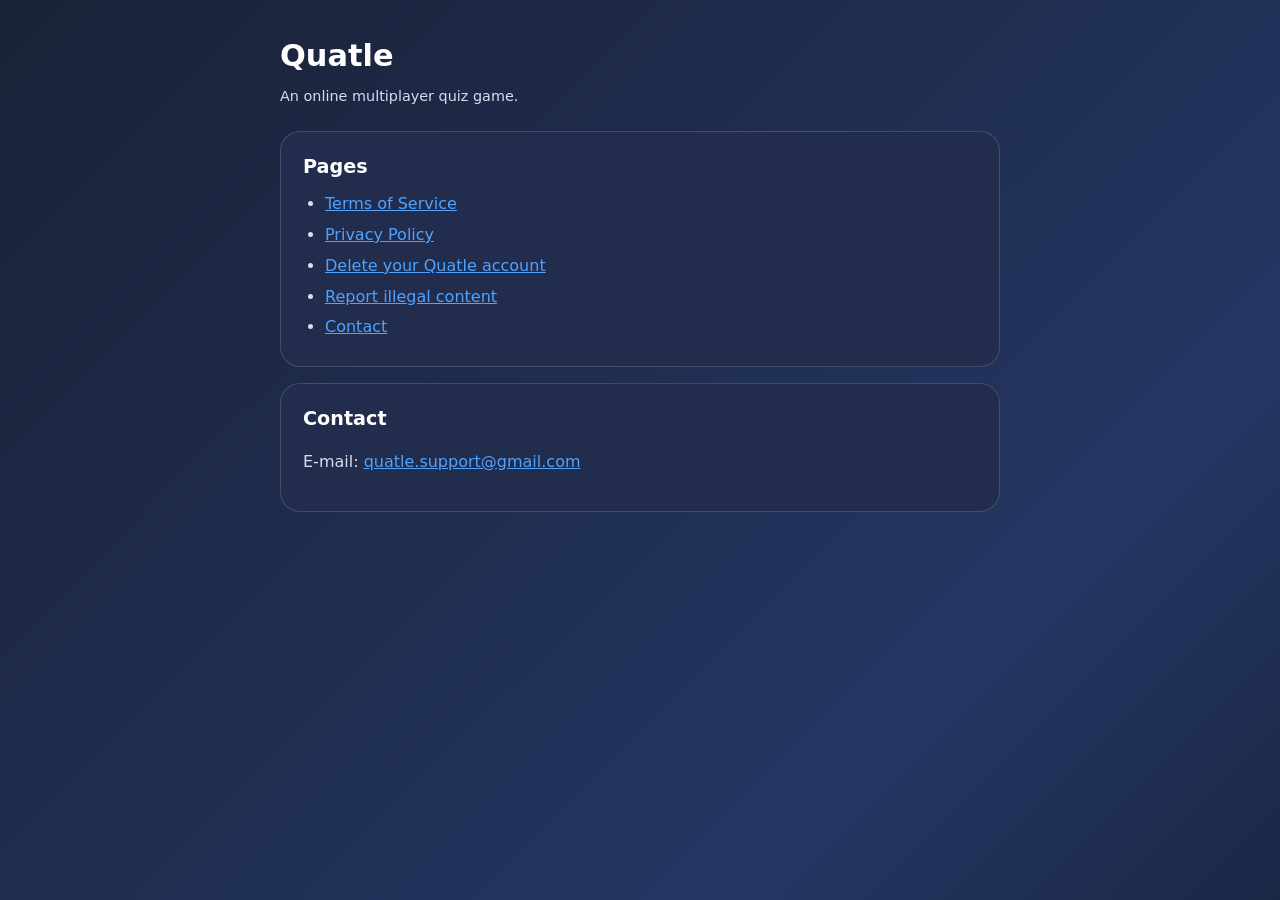
<file: index.html>
<!DOCTYPE html>
<html lang="en">
<head>
  <meta charset="utf-8">
  <meta name="viewport" content="width=device-width, initial-scale=1">
  <title>Quatle</title>
  <link rel="stylesheet" href="style.css">
</head>
<body>
<main>
  <h1>Quatle</h1>
  <p class="updated">An online multiplayer quiz game.</p>

  <div class="card">
    <h2>Pages</h2>
    <ul>
      <li><a href="terms.html">Terms of Service</a></li>
      <li><a href="privacy.html">Privacy Policy</a></li>
      <li><a href="delete-account.html">Delete your Quatle account</a></li>
      <li><a href="report.html">Report illegal content</a></li>
      <li><a href="contact.html">Contact</a></li>
    </ul>
  </div>

  <div class="card">
    <h2>Contact</h2>
    <p>E-mail: <a href="mailto:quatle.support@gmail.com">quatle.support@gmail.com</a></p>
  </div>
</main>
</body>
</html>
</file>
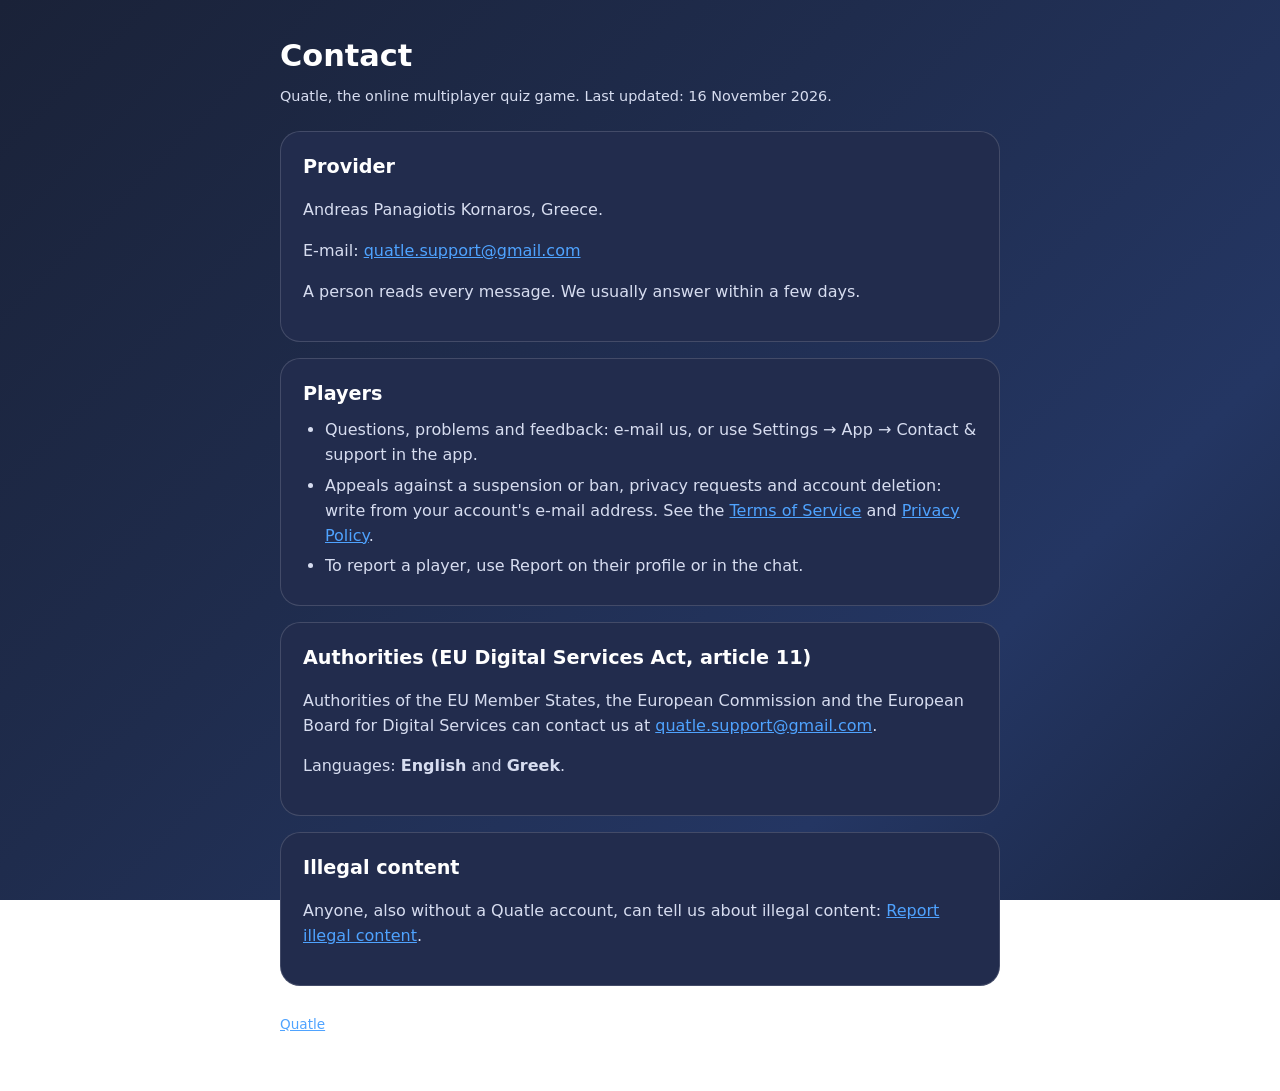
<file: contact.html>
<!DOCTYPE html>
<html lang="en">
<head>
  <meta charset="utf-8">
  <meta name="viewport" content="width=device-width, initial-scale=1">
  <title>Contact Quatle</title>
  <link rel="stylesheet" href="style.css">
</head>
<body>
<main>
  <h1>Contact</h1>
  <p class="updated">Quatle, the online multiplayer quiz game. Last updated: 16 November 2026.</p>

  <div class="card">
    <h2>Provider</h2>
    <p>Andreas Panagiotis Kornaros, Greece.</p>
    <p>E-mail: <a href="mailto:quatle.support@gmail.com">quatle.support@gmail.com</a></p>
    <p>A person reads every message. We usually answer within a few days.</p>
  </div>

  <div class="card">
    <h2>Players</h2>
    <ul>
      <li>Questions, problems and feedback: e-mail us, or use Settings &rarr; App &rarr; Contact &amp; support in the app.</li>
      <li>Appeals against a suspension or ban, privacy requests and account deletion: write from your account's e-mail address. See the <a href="terms.html">Terms of Service</a> and <a href="privacy.html">Privacy Policy</a>.</li>
      <li>To report a player, use Report on their profile or in the chat.</li>
    </ul>
  </div>

  <div class="card">
    <h2>Authorities (EU Digital Services Act, article 11)</h2>
    <p>Authorities of the EU Member States, the European Commission and the European Board for Digital Services can contact us at <a href="mailto:quatle.support@gmail.com">quatle.support@gmail.com</a>.</p>
    <p>Languages: <strong>English</strong> and <strong>Greek</strong>.</p>
  </div>

  <div class="card">
    <h2>Illegal content</h2>
    <p>Anyone, also without a Quatle account, can tell us about illegal content: <a href="report.html">Report illegal content</a>.</p>
  </div>

  <footer><a href="index.html">Quatle</a></footer>
</main>
</body>
</html>
</file>
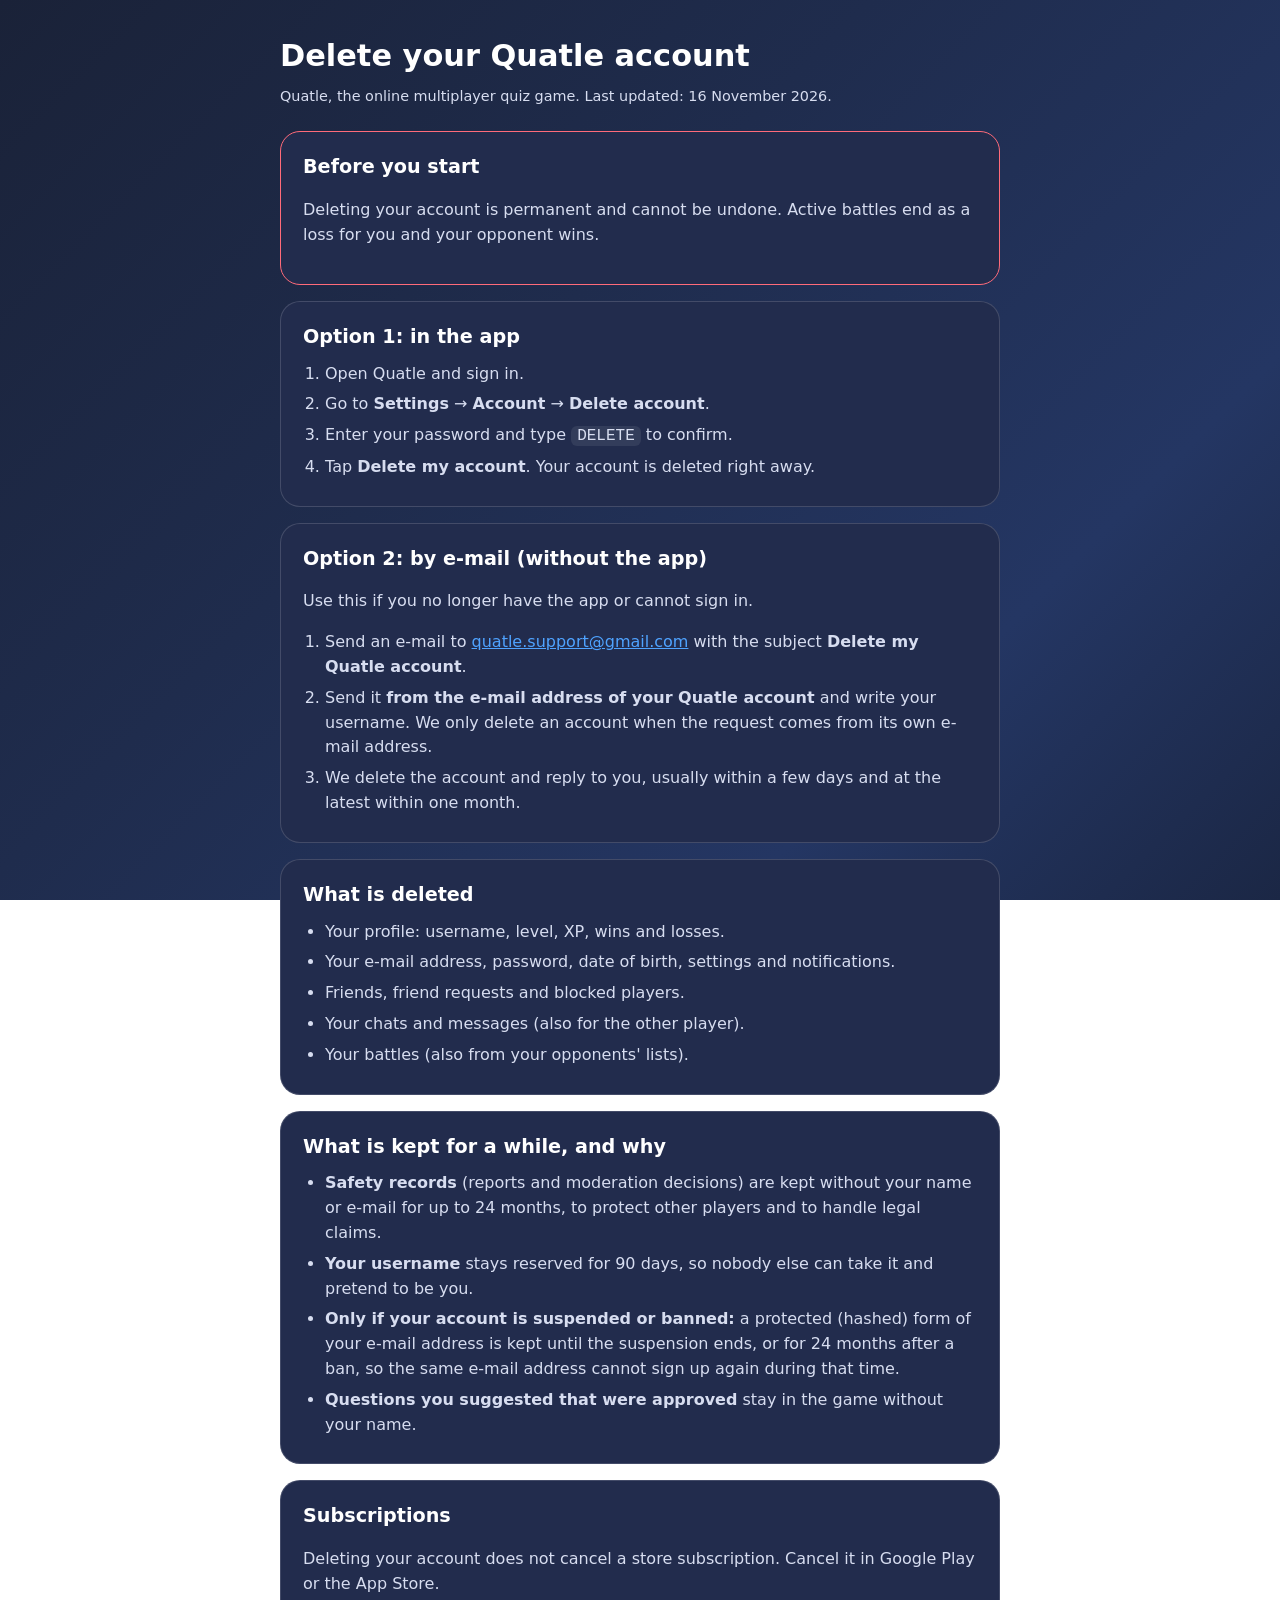
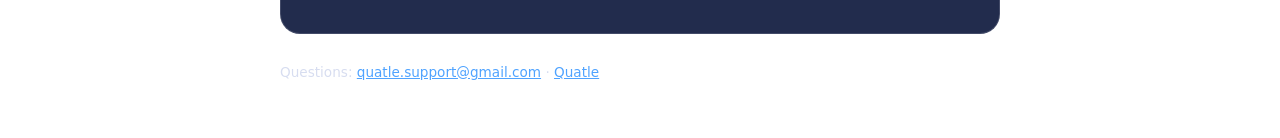
<file: delete-account.html>
<!DOCTYPE html>
<html lang="en">
<head>
  <meta charset="utf-8">
  <meta name="viewport" content="width=device-width, initial-scale=1">
  <title>Delete your Quatle account</title>
  <link rel="stylesheet" href="style.css">
</head>
<body>
<main>
  <h1>Delete your Quatle account</h1>
  <p class="updated">Quatle, the online multiplayer quiz game. Last updated: 16 November 2026.</p>

  <div class="card warning">
    <h2>Before you start</h2>
    <p>Deleting your account is permanent and cannot be undone. Active battles end as a loss for you and your opponent wins.</p>
  </div>

  <div class="card">
    <h2>Option 1: in the app</h2>
    <ol>
      <li>Open Quatle and sign in.</li>
      <li>Go to <strong>Settings</strong> &rarr; <strong>Account</strong> &rarr; <strong>Delete account</strong>.</li>
      <li>Enter your password and type <code>DELETE</code> to confirm.</li>
      <li>Tap <strong>Delete my account</strong>. Your account is deleted right away.</li>
    </ol>
  </div>

  <div class="card">
    <h2>Option 2: by e-mail (without the app)</h2>
    <p>Use this if you no longer have the app or cannot sign in.</p>
    <ol>
      <li>Send an e-mail to <a href="mailto:quatle.support@gmail.com?subject=Delete%20my%20Quatle%20account">quatle.support@gmail.com</a> with the subject <strong>Delete my Quatle account</strong>.</li>
      <li>Send it <strong>from the e-mail address of your Quatle account</strong> and write your username. We only delete an account when the request comes from its own e-mail address.</li>
      <li>We delete the account and reply to you, usually within a few days and at the latest within one month.</li>
    </ol>
  </div>

  <div class="card">
    <h2>What is deleted</h2>
    <ul>
      <li>Your profile: username, level, XP, wins and losses.</li>
      <li>Your e-mail address, password, date of birth, settings and notifications.</li>
      <li>Friends, friend requests and blocked players.</li>
      <li>Your chats and messages (also for the other player).</li>
      <li>Your battles (also from your opponents' lists).</li>
    </ul>
  </div>

  <div class="card">
    <h2>What is kept for a while, and why</h2>
    <ul>
      <li><strong>Safety records</strong> (reports and moderation decisions) are kept without your name or e-mail for up to 24 months, to protect other players and to handle legal claims.</li>
      <li><strong>Your username</strong> stays reserved for 90 days, so nobody else can take it and pretend to be you.</li>
      <li><strong>Only if your account is suspended or banned:</strong> a protected (hashed) form of your e-mail address is kept until the suspension ends, or for 24 months after a ban, so the same e-mail address cannot sign up again during that time.</li>
      <li><strong>Questions you suggested that were approved</strong> stay in the game without your name.</li>
    </ul>
  </div>

  <div class="card">
    <h2>Subscriptions</h2>
    <p>Deleting your account does not cancel a store subscription. Cancel it in Google Play or the App Store.</p>
  </div>

  <footer>
    Questions: <a href="mailto:quatle.support@gmail.com">quatle.support@gmail.com</a> &middot; <a href="index.html">Quatle</a>
  </footer>
</main>
</body>
</html>
</file>
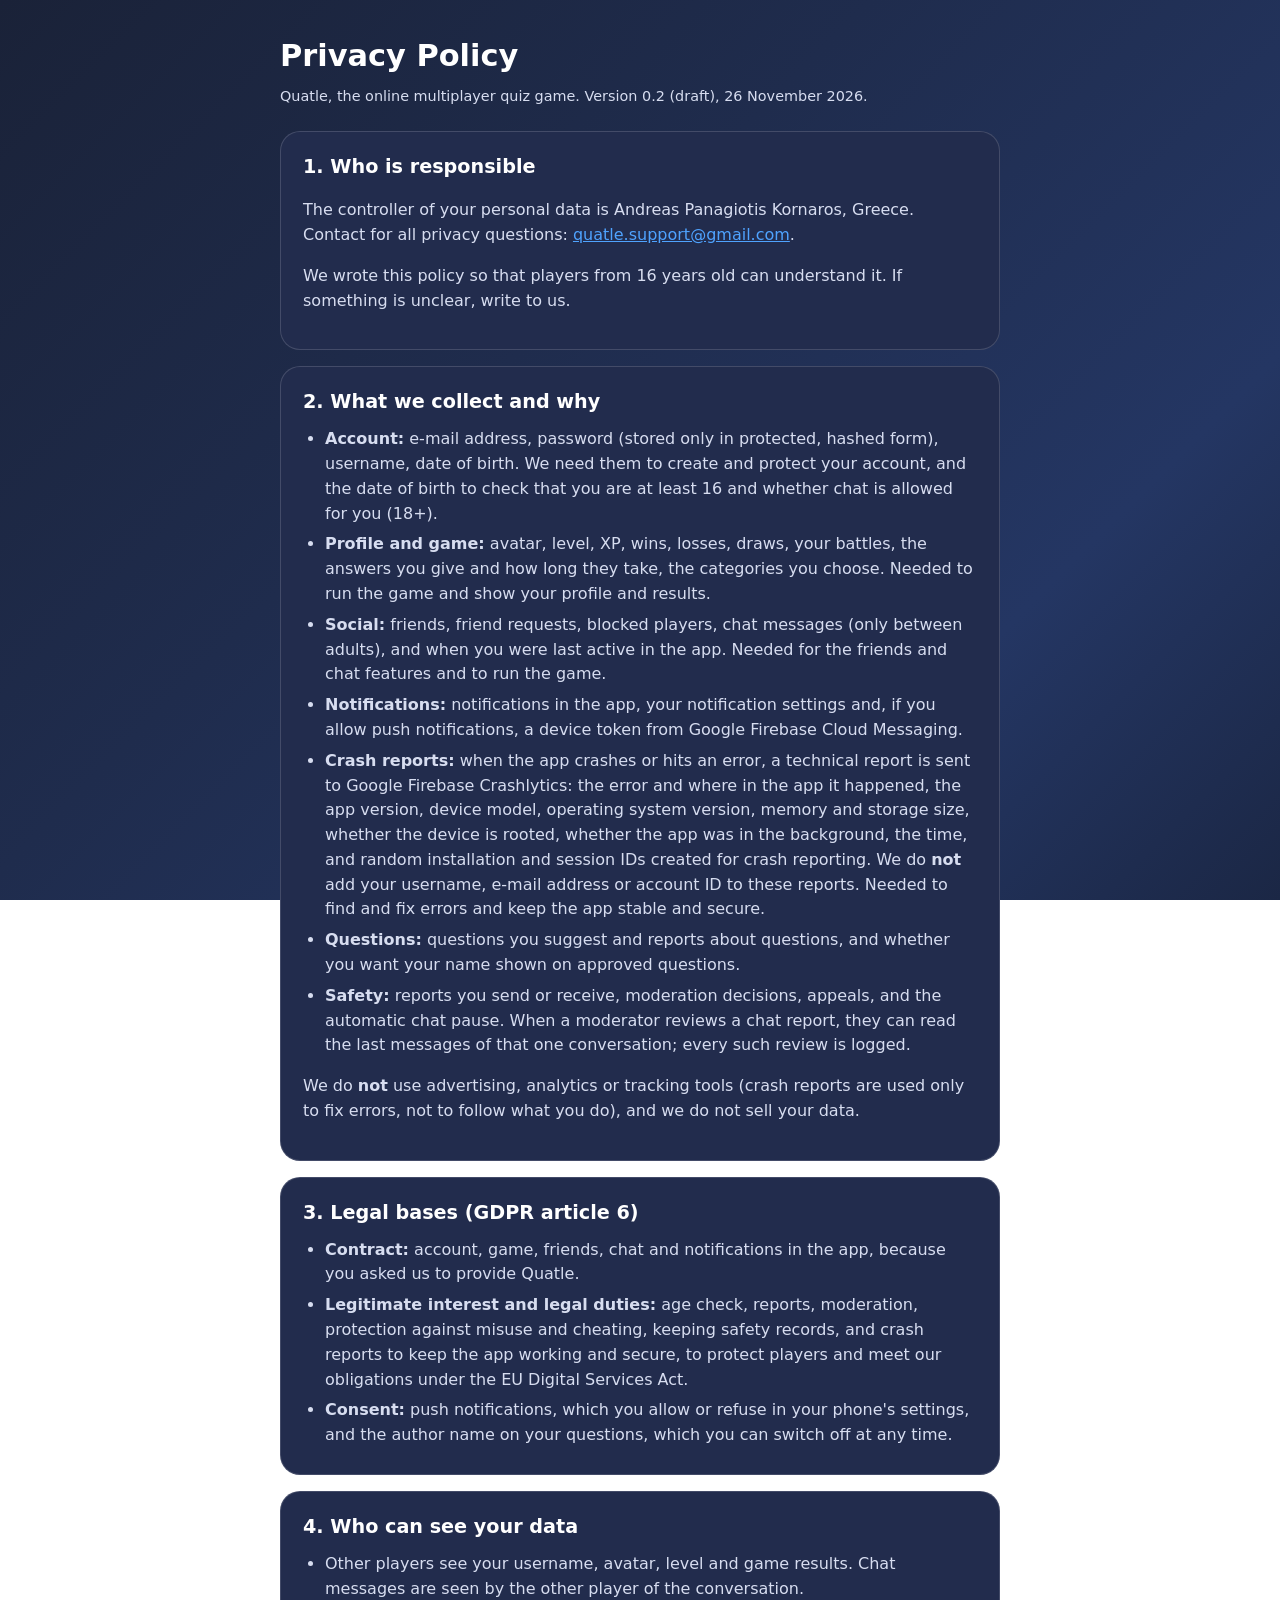
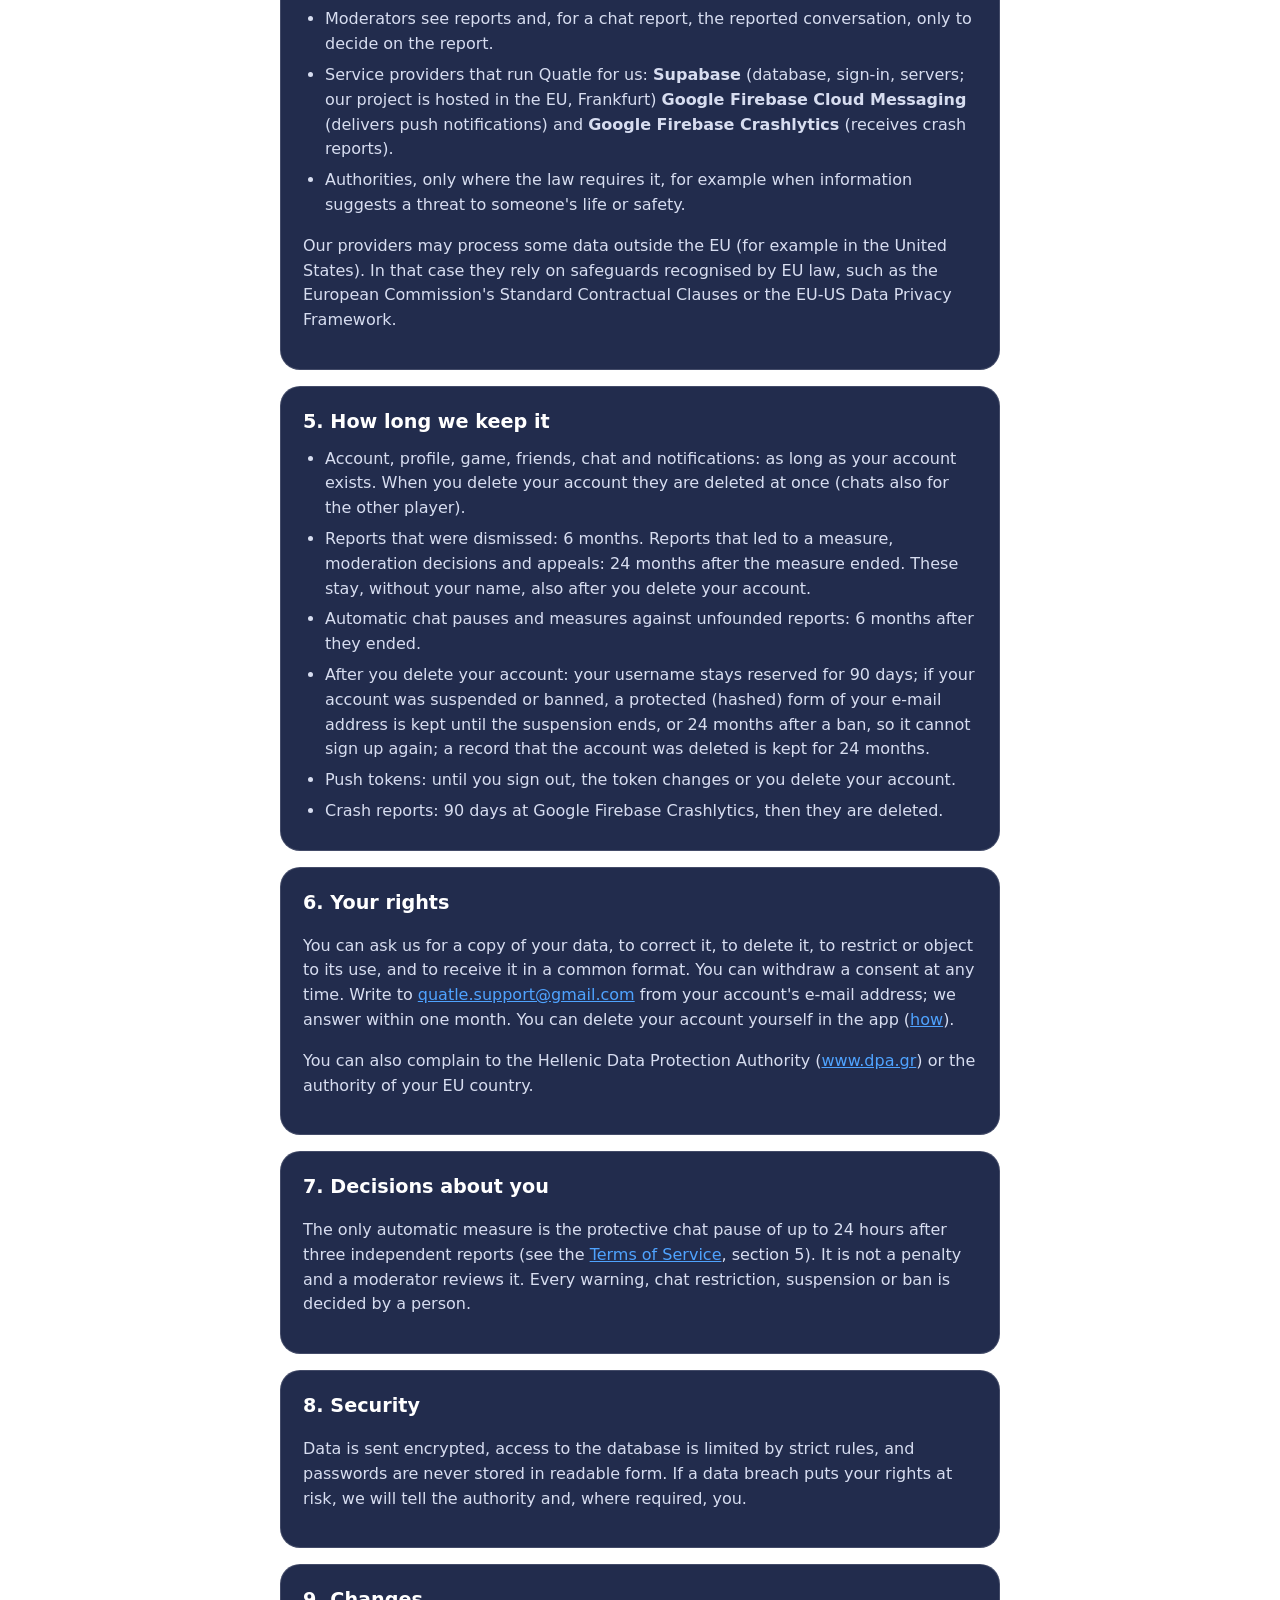
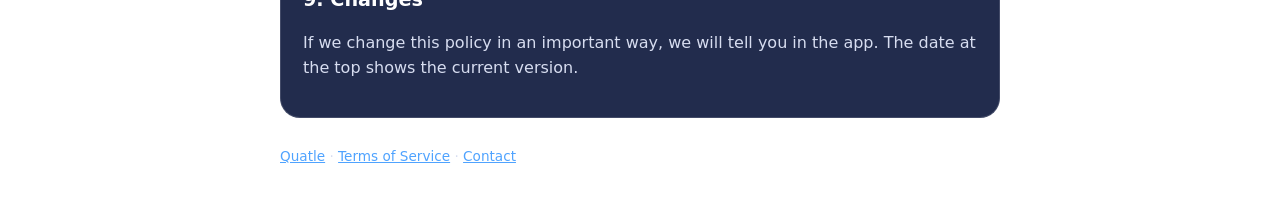
<file: privacy.html>
<!DOCTYPE html>
<html lang="en">
<head>
  <meta charset="utf-8">
  <meta name="viewport" content="width=device-width, initial-scale=1">
  <title>Quatle Privacy Policy</title>
  <link rel="stylesheet" href="style.css">
</head>
<body>
<main>
  <h1>Privacy Policy</h1>
  <p class="updated">Quatle, the online multiplayer quiz game. Version 0.2 (draft), 26 November 2026.</p>

  <div class="card">
    <h2>1. Who is responsible</h2>
    <p>The controller of your personal data is Andreas Panagiotis Kornaros, Greece. Contact for all privacy questions: <a href="mailto:quatle.support@gmail.com">quatle.support@gmail.com</a>.</p>
    <p>We wrote this policy so that players from 16 years old can understand it. If something is unclear, write to us.</p>
  </div>

  <div class="card">
    <h2>2. What we collect and why</h2>
    <ul>
      <li><strong>Account:</strong> e-mail address, password (stored only in protected, hashed form), username, date of birth. We need them to create and protect your account, and the date of birth to check that you are at least 16 and whether chat is allowed for you (18+).</li>
      <li><strong>Profile and game:</strong> avatar, level, XP, wins, losses, draws, your battles, the answers you give and how long they take, the categories you choose. Needed to run the game and show your profile and results.</li>
      <li><strong>Social:</strong> friends, friend requests, blocked players, chat messages (only between adults), and when you were last active in the app. Needed for the friends and chat features and to run the game.</li>
      <li><strong>Notifications:</strong> notifications in the app, your notification settings and, if you allow push notifications, a device token from Google Firebase Cloud Messaging.</li>
      <li><strong>Crash reports:</strong> when the app crashes or hits an error, a technical report is sent to Google Firebase Crashlytics: the error and where in the app it happened, the app version, device model, operating system version, memory and storage size, whether the device is rooted, whether the app was in the background, the time, and random installation and session IDs created for crash reporting. We do <strong>not</strong> add your username, e-mail address or account ID to these reports. Needed to find and fix errors and keep the app stable and secure.</li>
      <li><strong>Questions:</strong> questions you suggest and reports about questions, and whether you want your name shown on approved questions.</li>
      <li><strong>Safety:</strong> reports you send or receive, moderation decisions, appeals, and the automatic chat pause. When a moderator reviews a chat report, they can read the last messages of that one conversation; every such review is logged.</li>
    </ul>
    <p>We do <strong>not</strong> use advertising, analytics or tracking tools (crash reports are used only to fix errors, not to follow what you do), and we do not sell your data.</p>
  </div>

  <div class="card">
    <h2>3. Legal bases (GDPR article 6)</h2>
    <ul>
      <li><strong>Contract:</strong> account, game, friends, chat and notifications in the app, because you asked us to provide Quatle.</li>
      <li><strong>Legitimate interest and legal duties:</strong> age check, reports, moderation, protection against misuse and cheating, keeping safety records, and crash reports to keep the app working and secure, to protect players and meet our obligations under the EU Digital Services Act.</li>
      <li><strong>Consent:</strong> push notifications, which you allow or refuse in your phone's settings, and the author name on your questions, which you can switch off at any time.</li>
    </ul>
  </div>

  <div class="card">
    <h2>4. Who can see your data</h2>
    <ul>
      <li>Other players see your username, avatar, level and game results. Chat messages are seen by the other player of the conversation.</li>
      <li>Moderators see reports and, for a chat report, the reported conversation, only to decide on the report.</li>
      <li>Service providers that run Quatle for us: <strong>Supabase</strong> (database, sign-in, servers; our project is hosted in the EU, Frankfurt) <strong>Google Firebase Cloud Messaging</strong> (delivers push notifications) and <strong>Google Firebase Crashlytics</strong> (receives crash reports).</li>
      <li>Authorities, only where the law requires it, for example when information suggests a threat to someone's life or safety.</li>
    </ul>
    <p>Our providers may process some data outside the EU (for example in the United States). In that case they rely on safeguards recognised by EU law, such as the European Commission's Standard Contractual Clauses or the EU-US Data Privacy Framework.</p>
  </div>

  <div class="card">
    <h2>5. How long we keep it</h2>
    <ul>
      <li>Account, profile, game, friends, chat and notifications: as long as your account exists. When you delete your account they are deleted at once (chats also for the other player).</li>
      <li>Reports that were dismissed: 6 months. Reports that led to a measure, moderation decisions and appeals: 24 months after the measure ended. These stay, without your name, also after you delete your account.</li>
      <li>Automatic chat pauses and measures against unfounded reports: 6 months after they ended.</li>
      <li>After you delete your account: your username stays reserved for 90 days; if your account was suspended or banned, a protected (hashed) form of your e-mail address is kept until the suspension ends, or 24 months after a ban, so it cannot sign up again; a record that the account was deleted is kept for 24 months.</li>
      <li>Push tokens: until you sign out, the token changes or you delete your account.</li>
      <li>Crash reports: 90 days at Google Firebase Crashlytics, then they are deleted.</li>
    </ul>
  </div>

  <div class="card">
    <h2>6. Your rights</h2>
    <p>You can ask us for a copy of your data, to correct it, to delete it, to restrict or object to its use, and to receive it in a common format. You can withdraw a consent at any time. Write to <a href="mailto:quatle.support@gmail.com">quatle.support@gmail.com</a> from your account's e-mail address; we answer within one month. You can delete your account yourself in the app (<a href="delete-account.html">how</a>).</p>
    <p>You can also complain to the Hellenic Data Protection Authority (<a href="https://www.dpa.gr">www.dpa.gr</a>) or the authority of your EU country.</p>
  </div>

  <div class="card">
    <h2>7. Decisions about you</h2>
    <p>The only automatic measure is the protective chat pause of up to 24 hours after three independent reports (see the <a href="terms.html">Terms of Service</a>, section 5). It is not a penalty and a moderator reviews it. Every warning, chat restriction, suspension or ban is decided by a person.</p>
  </div>

  <div class="card">
    <h2>8. Security</h2>
    <p>Data is sent encrypted, access to the database is limited by strict rules, and passwords are never stored in readable form. If a data breach puts your rights at risk, we will tell the authority and, where required, you.</p>
  </div>

  <div class="card">
    <h2>9. Changes</h2>
    <p>If we change this policy in an important way, we will tell you in the app. The date at the top shows the current version.</p>
  </div>

  <footer><a href="index.html">Quatle</a> &middot; <a href="terms.html">Terms of Service</a> &middot; <a href="contact.html">Contact</a></footer>
</main>
</body>
</html>
</file>
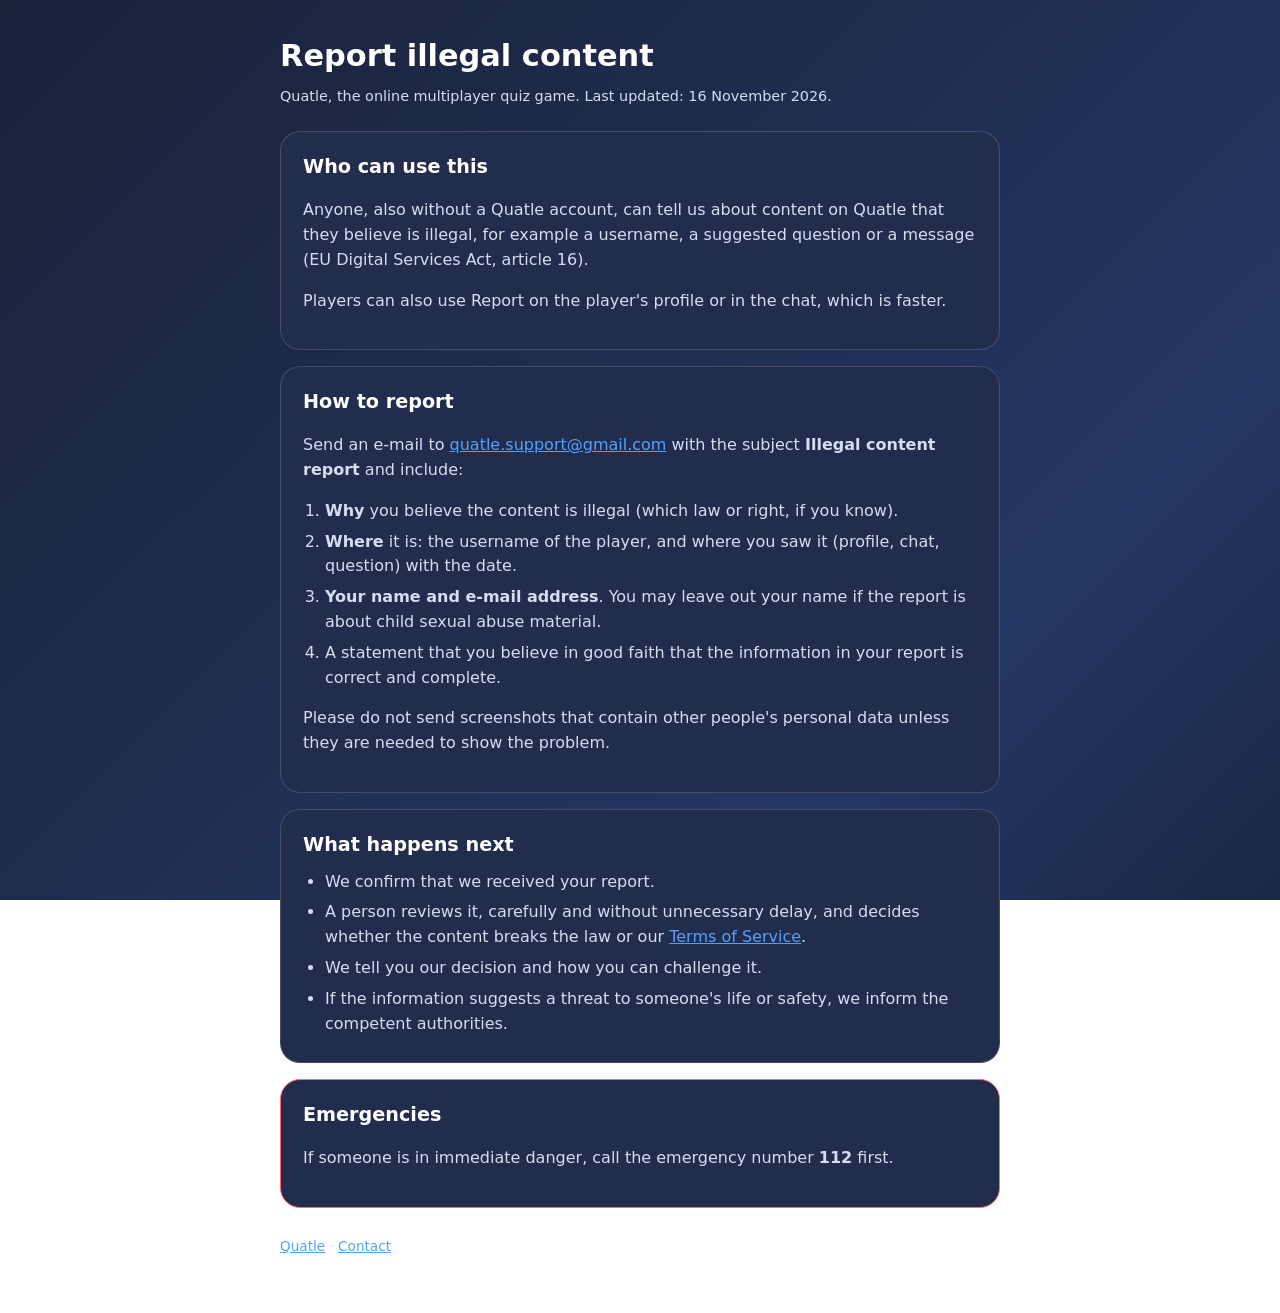
<file: report.html>
<!DOCTYPE html>
<html lang="en">
<head>
  <meta charset="utf-8">
  <meta name="viewport" content="width=device-width, initial-scale=1">
  <title>Report illegal content on Quatle</title>
  <link rel="stylesheet" href="style.css">
</head>
<body>
<main>
  <h1>Report illegal content</h1>
  <p class="updated">Quatle, the online multiplayer quiz game. Last updated: 16 November 2026.</p>

  <div class="card">
    <h2>Who can use this</h2>
    <p>Anyone, also without a Quatle account, can tell us about content on Quatle that they believe is illegal, for example a username, a suggested question or a message (EU Digital Services Act, article 16).</p>
    <p>Players can also use Report on the player's profile or in the chat, which is faster.</p>
  </div>

  <div class="card">
    <h2>How to report</h2>
    <p>Send an e-mail to <a href="mailto:quatle.support@gmail.com?subject=Illegal%20content%20report">quatle.support@gmail.com</a> with the subject <strong>Illegal content report</strong> and include:</p>
    <ol>
      <li><strong>Why</strong> you believe the content is illegal (which law or right, if you know).</li>
      <li><strong>Where</strong> it is: the username of the player, and where you saw it (profile, chat, question) with the date.</li>
      <li><strong>Your name and e-mail address</strong>. You may leave out your name if the report is about child sexual abuse material.</li>
      <li>A statement that you believe in good faith that the information in your report is correct and complete.</li>
    </ol>
    <p>Please do not send screenshots that contain other people's personal data unless they are needed to show the problem.</p>
  </div>

  <div class="card">
    <h2>What happens next</h2>
    <ul>
      <li>We confirm that we received your report.</li>
      <li>A person reviews it, carefully and without unnecessary delay, and decides whether the content breaks the law or our <a href="terms.html">Terms of Service</a>.</li>
      <li>We tell you our decision and how you can challenge it.</li>
      <li>If the information suggests a threat to someone's life or safety, we inform the competent authorities.</li>
    </ul>
  </div>

  <div class="card warning">
    <h2>Emergencies</h2>
    <p>If someone is in immediate danger, call the emergency number <strong>112</strong> first.</p>
  </div>

  <footer><a href="index.html">Quatle</a> &middot; <a href="contact.html">Contact</a></footer>
</main>
</body>
</html>
</file>
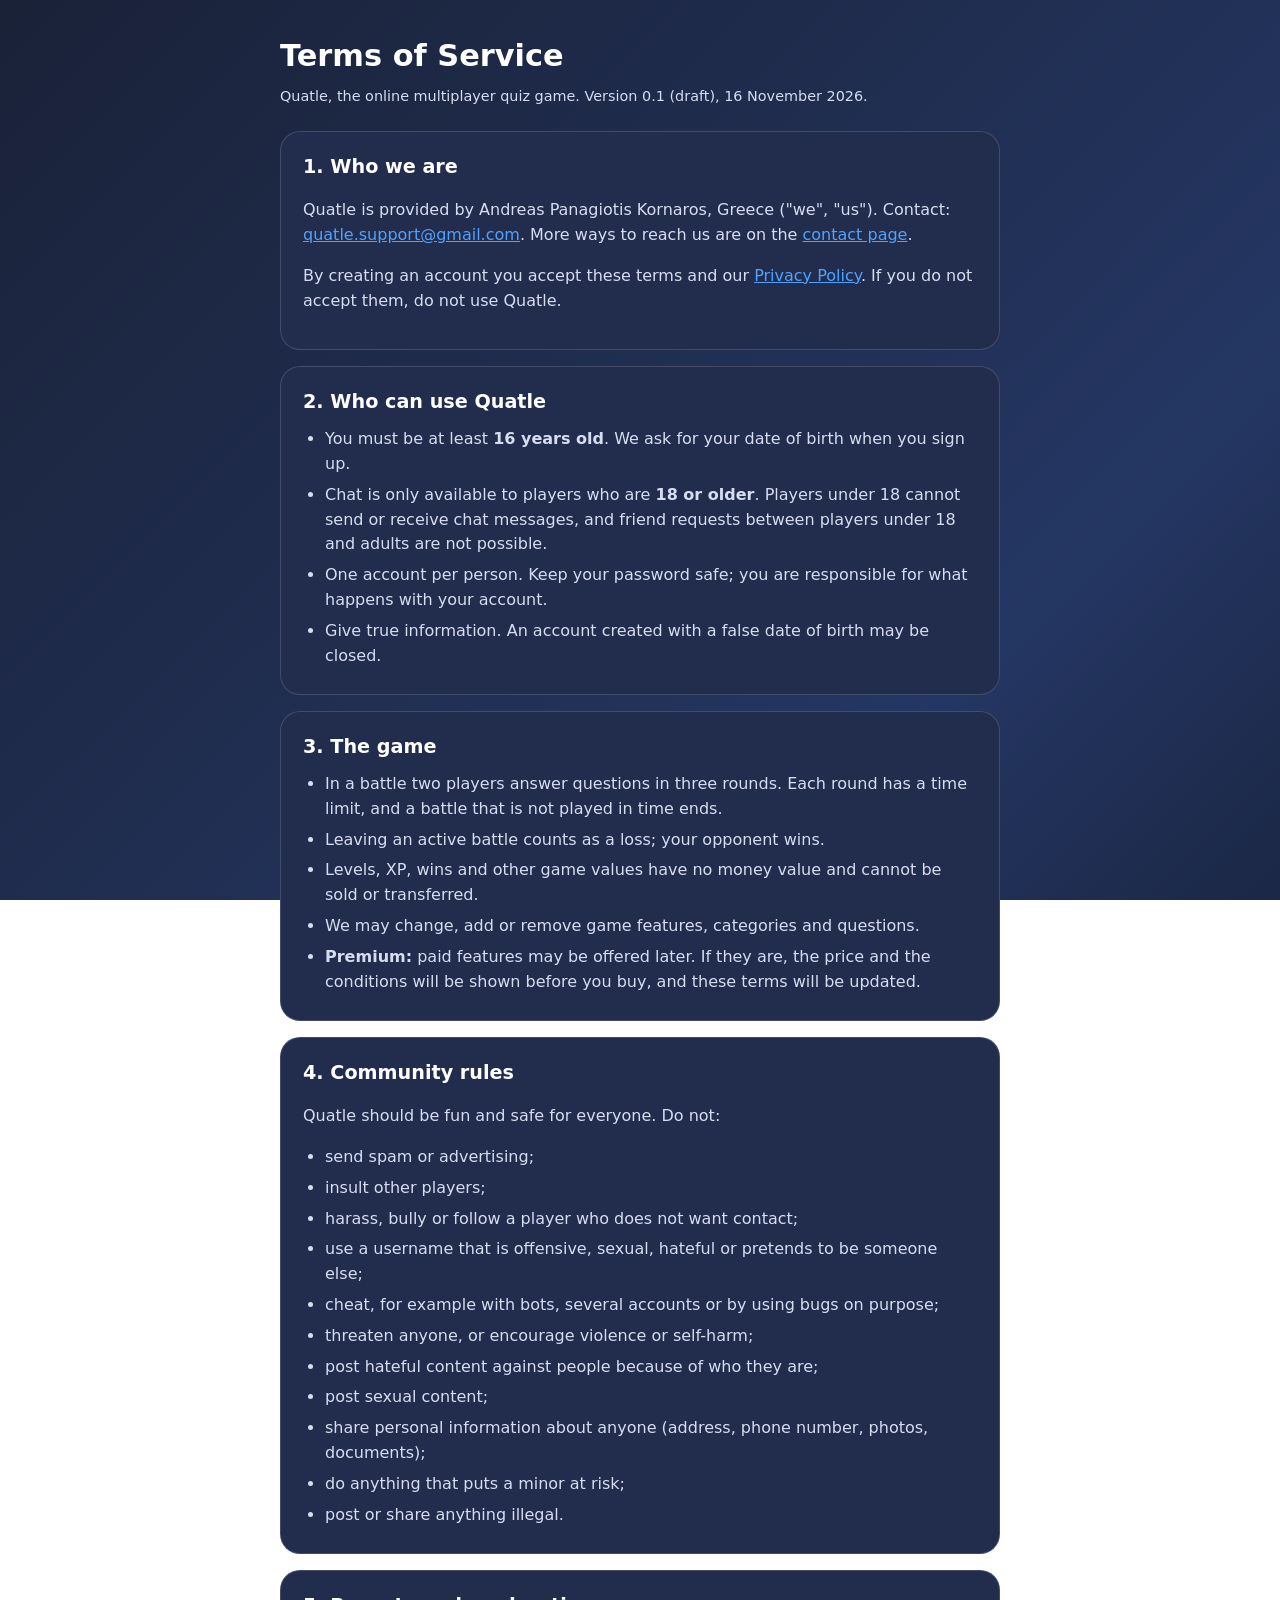
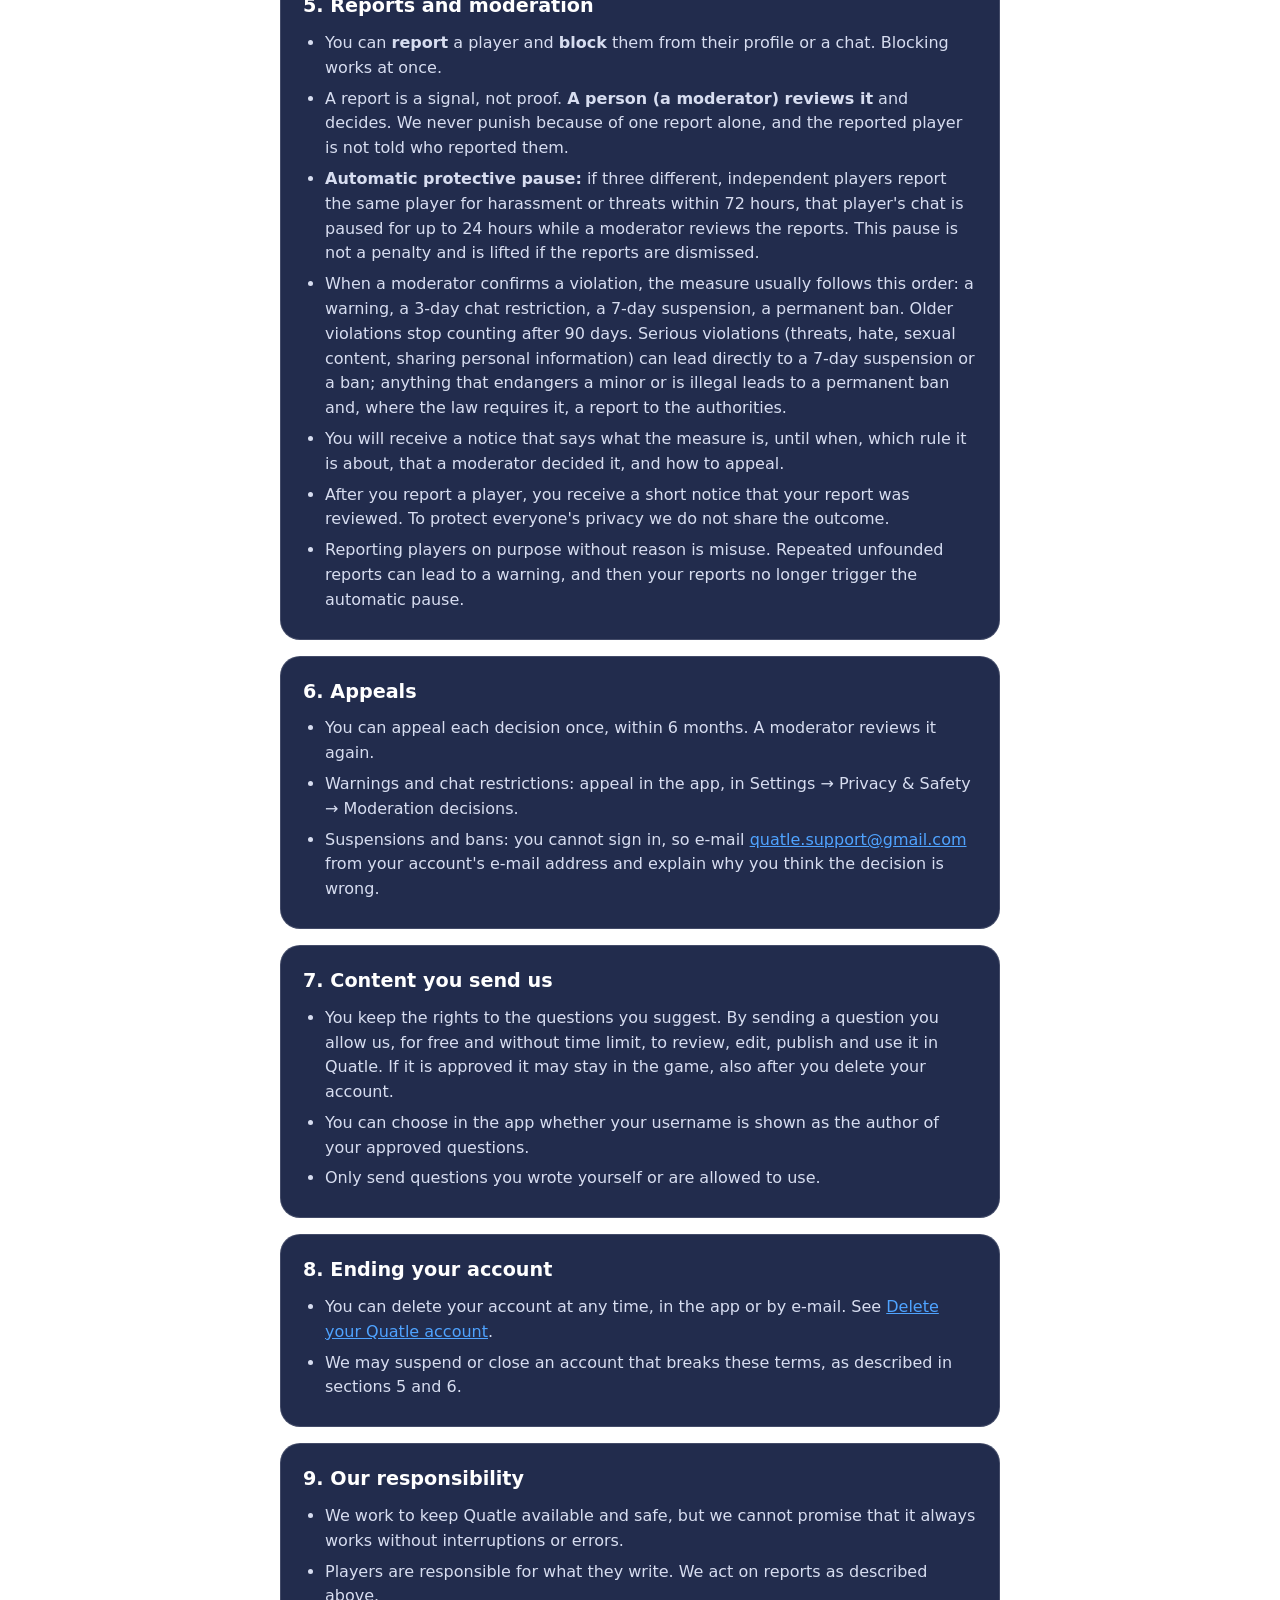
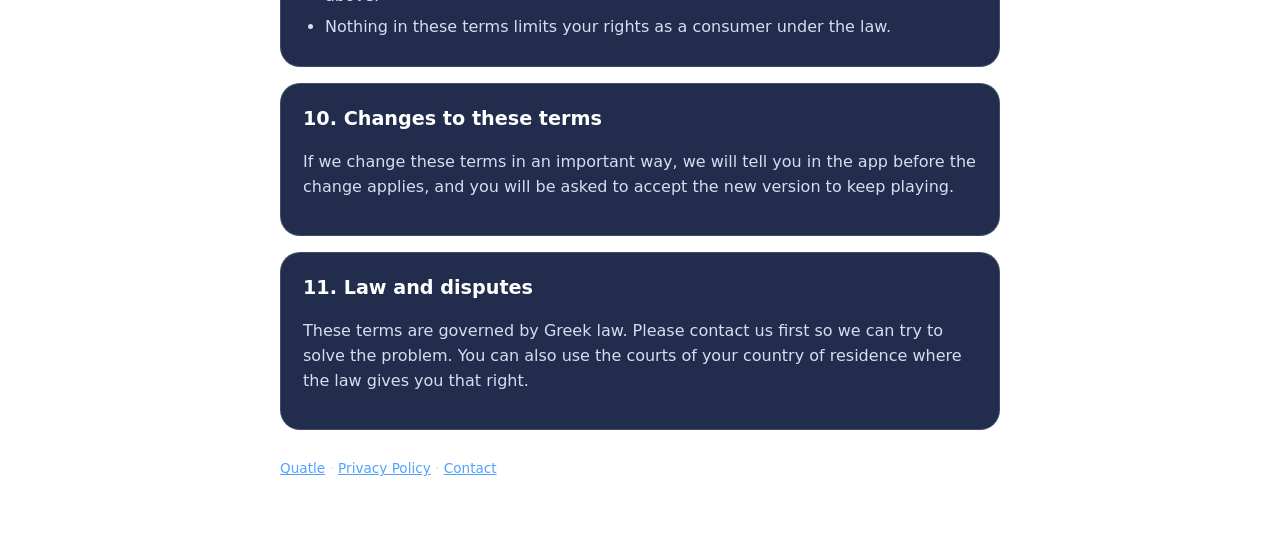
<file: terms.html>
<!DOCTYPE html>
<html lang="en">
<head>
  <meta charset="utf-8">
  <meta name="viewport" content="width=device-width, initial-scale=1">
  <title>Quatle Terms of Service</title>
  <link rel="stylesheet" href="style.css">
</head>
<body>
<main>
  <h1>Terms of Service</h1>
  <p class="updated">Quatle, the online multiplayer quiz game. Version 0.1 (draft), 16 November 2026.</p>

  <div class="card">
    <h2>1. Who we are</h2>
    <p>Quatle is provided by Andreas Panagiotis Kornaros, Greece ("we", "us"). Contact: <a href="mailto:quatle.support@gmail.com">quatle.support@gmail.com</a>. More ways to reach us are on the <a href="contact.html">contact page</a>.</p>
    <p>By creating an account you accept these terms and our <a href="privacy.html">Privacy Policy</a>. If you do not accept them, do not use Quatle.</p>
  </div>

  <div class="card">
    <h2>2. Who can use Quatle</h2>
    <ul>
      <li>You must be at least <strong>16 years old</strong>. We ask for your date of birth when you sign up.</li>
      <li>Chat is only available to players who are <strong>18 or older</strong>. Players under 18 cannot send or receive chat messages, and friend requests between players under 18 and adults are not possible.</li>
      <li>One account per person. Keep your password safe; you are responsible for what happens with your account.</li>
      <li>Give true information. An account created with a false date of birth may be closed.</li>
    </ul>
  </div>

  <div class="card">
    <h2>3. The game</h2>
    <ul>
      <li>In a battle two players answer questions in three rounds. Each round has a time limit, and a battle that is not played in time ends.</li>
      <li>Leaving an active battle counts as a loss; your opponent wins.</li>
      <li>Levels, XP, wins and other game values have no money value and cannot be sold or transferred.</li>
      <li>We may change, add or remove game features, categories and questions.</li>
      <li><strong>Premium:</strong> paid features may be offered later. If they are, the price and the conditions will be shown before you buy, and these terms will be updated.</li>
    </ul>
  </div>

  <div class="card">
    <h2>4. Community rules</h2>
    <p>Quatle should be fun and safe for everyone. Do not:</p>
    <ul>
      <li>send spam or advertising;</li>
      <li>insult other players;</li>
      <li>harass, bully or follow a player who does not want contact;</li>
      <li>use a username that is offensive, sexual, hateful or pretends to be someone else;</li>
      <li>cheat, for example with bots, several accounts or by using bugs on purpose;</li>
      <li>threaten anyone, or encourage violence or self-harm;</li>
      <li>post hateful content against people because of who they are;</li>
      <li>post sexual content;</li>
      <li>share personal information about anyone (address, phone number, photos, documents);</li>
      <li>do anything that puts a minor at risk;</li>
      <li>post or share anything illegal.</li>
    </ul>
  </div>

  <div class="card">
    <h2>5. Reports and moderation</h2>
    <ul>
      <li>You can <strong>report</strong> a player and <strong>block</strong> them from their profile or a chat. Blocking works at once.</li>
      <li>A report is a signal, not proof. <strong>A person (a moderator) reviews it</strong> and decides. We never punish because of one report alone, and the reported player is not told who reported them.</li>
      <li><strong>Automatic protective pause:</strong> if three different, independent players report the same player for harassment or threats within 72 hours, that player's chat is paused for up to 24 hours while a moderator reviews the reports. This pause is not a penalty and is lifted if the reports are dismissed.</li>
      <li>When a moderator confirms a violation, the measure usually follows this order: a warning, a 3-day chat restriction, a 7-day suspension, a permanent ban. Older violations stop counting after 90 days. Serious violations (threats, hate, sexual content, sharing personal information) can lead directly to a 7-day suspension or a ban; anything that endangers a minor or is illegal leads to a permanent ban and, where the law requires it, a report to the authorities.</li>
      <li>You will receive a notice that says what the measure is, until when, which rule it is about, that a moderator decided it, and how to appeal.</li>
      <li>After you report a player, you receive a short notice that your report was reviewed. To protect everyone's privacy we do not share the outcome.</li>
      <li>Reporting players on purpose without reason is misuse. Repeated unfounded reports can lead to a warning, and then your reports no longer trigger the automatic pause.</li>
    </ul>
  </div>

  <div class="card">
    <h2>6. Appeals</h2>
    <ul>
      <li>You can appeal each decision once, within 6 months. A moderator reviews it again.</li>
      <li>Warnings and chat restrictions: appeal in the app, in Settings &rarr; Privacy &amp; Safety &rarr; Moderation decisions.</li>
      <li>Suspensions and bans: you cannot sign in, so e-mail <a href="mailto:quatle.support@gmail.com">quatle.support@gmail.com</a> from your account's e-mail address and explain why you think the decision is wrong.</li>
    </ul>
  </div>

  <div class="card">
    <h2>7. Content you send us</h2>
    <ul>
      <li>You keep the rights to the questions you suggest. By sending a question you allow us, for free and without time limit, to review, edit, publish and use it in Quatle. If it is approved it may stay in the game, also after you delete your account.</li>
      <li>You can choose in the app whether your username is shown as the author of your approved questions.</li>
      <li>Only send questions you wrote yourself or are allowed to use.</li>
    </ul>
  </div>

  <div class="card">
    <h2>8. Ending your account</h2>
    <ul>
      <li>You can delete your account at any time, in the app or by e-mail. See <a href="delete-account.html">Delete your Quatle account</a>.</li>
      <li>We may suspend or close an account that breaks these terms, as described in sections 5 and 6.</li>
    </ul>
  </div>

  <div class="card">
    <h2>9. Our responsibility</h2>
    <ul>
      <li>We work to keep Quatle available and safe, but we cannot promise that it always works without interruptions or errors.</li>
      <li>Players are responsible for what they write. We act on reports as described above.</li>
      <li>Nothing in these terms limits your rights as a consumer under the law.</li>
    </ul>
  </div>

  <div class="card">
    <h2>10. Changes to these terms</h2>
    <p>If we change these terms in an important way, we will tell you in the app before the change applies, and you will be asked to accept the new version to keep playing.</p>
  </div>

  <div class="card">
    <h2>11. Law and disputes</h2>
    <p>These terms are governed by Greek law. Please contact us first so we can try to solve the problem. You can also use the courts of your country of residence where the law gives you that right.</p>
  </div>

  <footer><a href="index.html">Quatle</a> &middot; <a href="privacy.html">Privacy Policy</a> &middot; <a href="contact.html">Contact</a></footer>
</main>
</body>
</html>
</file>
<file: style.css>
:root {
  --bg: #141a2b;
  --card: #222c4d;
  --border: rgba(255, 255, 255, 0.15);
  --text: #ffffff;
  --muted: #d7ddf0;
  --accent: #4fa3ff;
  --danger: #ff6b7a;
}
* { box-sizing: border-box; }
body {
  margin: 0;
  background: linear-gradient(135deg, #1a2238, #1f2c4d 40%, #243663 75%, #1b2745);
  background-attachment: fixed;
  color: var(--text);
  font: 16px/1.55 system-ui, -apple-system, "Segoe UI", Roboto, sans-serif;
}
main { max-width: 760px; margin: 0 auto; padding: 32px 20px 56px; }
h1 { font-size: 1.9rem; margin: 0 0 6px; }
h2 { font-size: 1.2rem; margin: 0 0 10px; }
p, li { color: var(--muted); }
a { color: var(--accent); }
.updated { color: var(--muted); font-size: 0.9rem; margin: 0 0 24px; }
.card {
  background: var(--card);
  border: 1px solid var(--border);
  border-radius: 20px;
  padding: 20px 22px;
  margin: 0 0 16px;
}
.card.warning { border-color: var(--danger); }
ul, ol { padding-left: 22px; margin: 8px 0 0; }
li { margin: 0 0 6px; }
code {
  background: rgba(255, 255, 255, 0.08);
  border-radius: 6px;
  padding: 1px 6px;
}
footer { color: var(--muted); font-size: 0.85rem; margin-top: 28px; }
</file>
